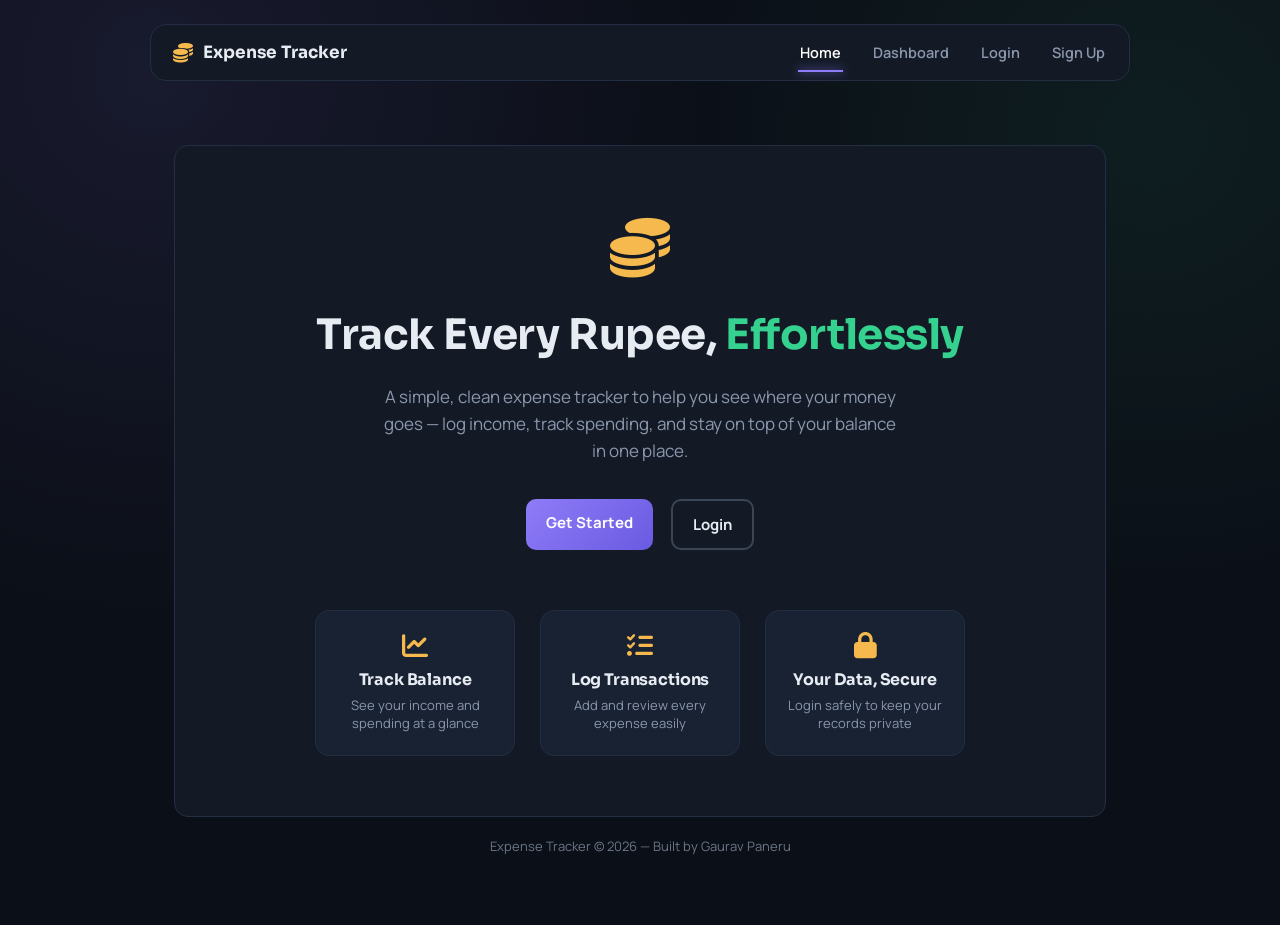
<file: index.html>
<!DOCTYPE html>
<html lang="en">
<head>
<meta charset="UTF-8">
<meta name="viewport" content="width=device-width, initial-scale=1.0">
<title>Expense Tracker | Home</title>
<link rel="stylesheet" href="https://cdnjs.cloudflare.com/ajax/libs/font-awesome/6.6.0/css/all.min.css" integrity="sha512-Kc323vGBEqzTmouAECnVceyQqyqdsSiqLQISBL29aUW4U/M7pSPA/gEUZQqv1cwx4OnYxTxve5UMg5GT6L4JJg==" crossorigin="anonymous" referrerpolicy="no-referrer" />
<link rel="preconnect" href="https://fonts.googleapis.com">
<link href="https://fonts.googleapis.com/css2?family=Manrope:wght@400;500;600;700;800&family=Sora:wght@600;700;800&display=swap" rel="stylesheet">
<link rel="stylesheet" href="css/base.css">
<link rel="stylesheet" href="css/home.css">
</head>
<body>

<div class="navbar">
  <div class="brand"><i class="fas fa-coins"></i> Expense Tracker</div>
  <div class="nav-links">
    <a href="index.html" class="active">Home</a>
    <a href="dashboard.html">Dashboard</a>
    <a href="login.html">Login</a>
    <a href="signup.html">Sign Up</a>
  </div>
</div>

<div class="wrap">
  <div class="hero">
    <div class="logo-icon"><i class="fas fa-coins"></i></div>
    <h1>Track Every Rupee, <span>Effortlessly</span></h1>
    <p>A simple, clean expense tracker to help you see where your money goes — log income, track spending, and stay on top of your balance in one place.</p>

    <div class="cta-buttons">
      <a href="signup.html" class="btn-primary">Get Started</a>
      <a href="login.html" class="btn-secondary">Login</a>
    </div>

    <div class="features">
      <div class="feature-card">
        <i class="fa-solid fa-chart-line"></i>
        <h4>Track Balance</h4>
        <p>See your income and spending at a glance</p>
      </div>
      <div class="feature-card">
        <i class="fa-solid fa-list-check"></i>
        <h4>Log Transactions</h4>
        <p>Add and review every expense easily</p>
      </div>
      <div class="feature-card">
        <i class="fa-solid fa-lock"></i>
        <h4>Your Data, Secure</h4>
        <p>Login safely to keep your records private</p>
      </div>
    </div>
  </div>

  <div class="footer">Expense Tracker &copy; 2026 — Built by Gaurav Paneru</div>
</div>

</body>
</html>
</file>
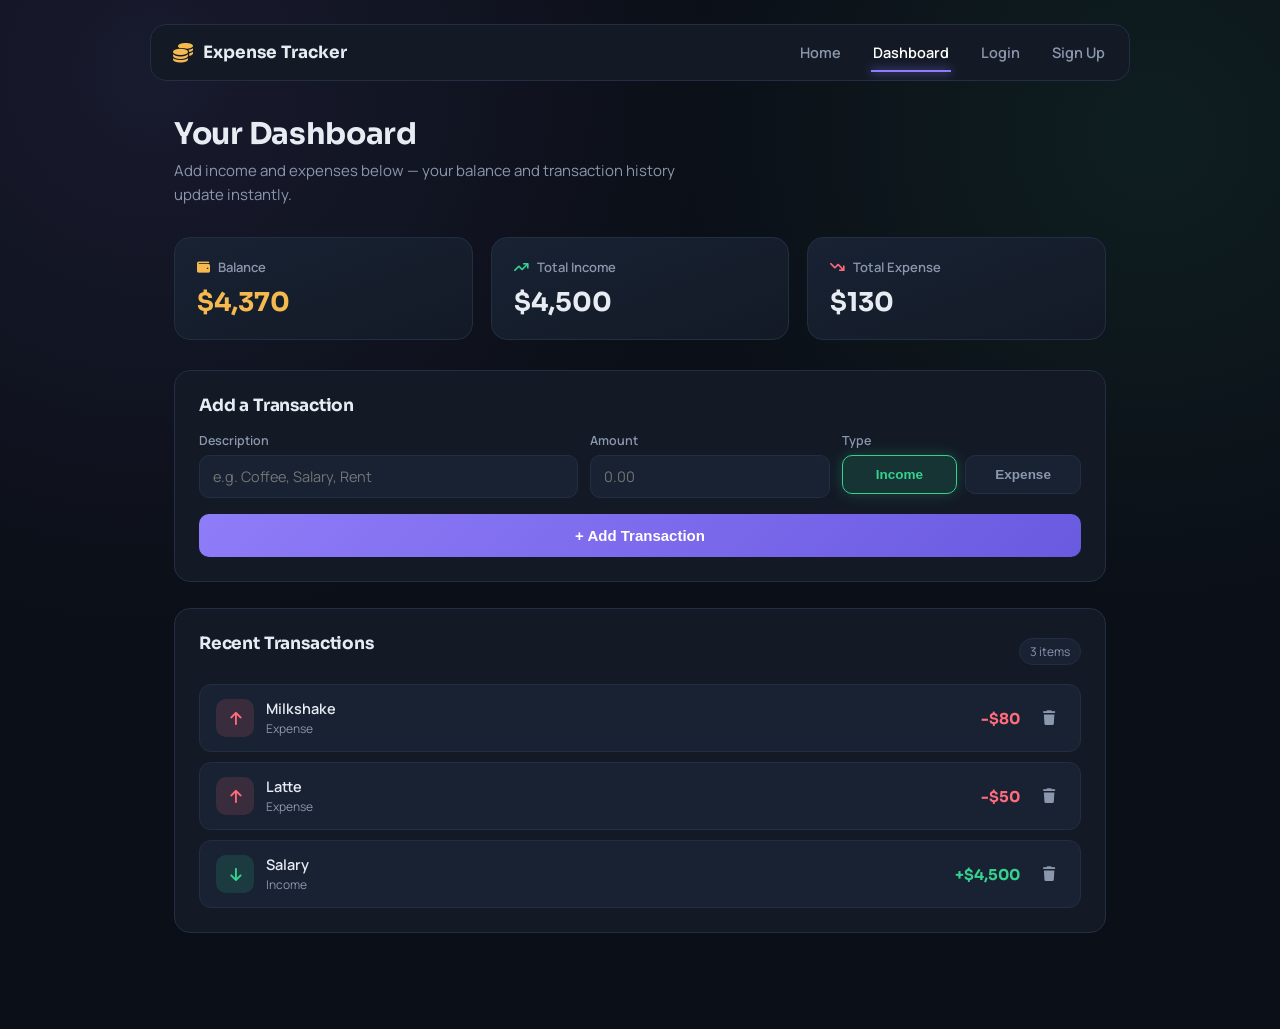
<file: dashboard.html>
<!DOCTYPE html>
<html lang="en">
<head>
<meta charset="UTF-8">
<meta name="viewport" content="width=device-width, initial-scale=1.0">
<title>Expense Tracker | Dashboard</title>
<link rel="stylesheet" href="https://cdnjs.cloudflare.com/ajax/libs/font-awesome/6.6.0/css/all.min.css" integrity="sha512-Kc323vGBEqzTmouAECnVceyQqyqdsSiqLQISBL29aUW4U/M7pSPA/gEUZQqv1cwx4OnYxTxve5UMg5GT6L4JJg==" crossorigin="anonymous" referrerpolicy="no-referrer" />
<link rel="preconnect" href="https://fonts.googleapis.com">
<link href="https://fonts.googleapis.com/css2?family=Manrope:wght@400;500;600;700;800&family=Sora:wght@600;700;800&display=swap" rel="stylesheet">
<link rel="stylesheet" href="css/base.css">
<link rel="stylesheet" href="css/dashboard.css">
</head>
<body>

<div class="navbar">
  <div class="brand"><i class="fas fa-coins"></i> Expense Tracker</div>
  <div class="nav-links">
    <a href="index.html">Home</a>
    <a href="dashboard.html" class="active">Dashboard</a>
    <a href="login.html">Login</a>
    <a href="signup.html">Sign Up</a>
  </div>
</div>

<div class="wrap">

  <div class="hero-text">
    <h1>Your Dashboard</h1>
    <p>Add income and expenses below — your balance and transaction history update instantly.</p>
  </div>

  <div class="stats">
    <div class="stat-card balance">
      <div class="stat-label"><i class="fa-solid fa-wallet"></i> Balance</div>
      <div class="stat-amount" id="balanceAmount">$0</div>
    </div>
    <div class="stat-card income">
      <div class="stat-label"><i class="fa-solid fa-arrow-trend-up"></i> Total Income</div>
      <div class="stat-amount" id="incomeAmount">$0</div>
    </div>
    <div class="stat-card expense">
      <div class="stat-label"><i class="fa-solid fa-arrow-trend-down"></i> Total Expense</div>
      <div class="stat-amount" id="expenseAmount">$0</div>
    </div>
  </div>

  <div class="panel">
    <h3>Add a Transaction</h3>
    <div class="form-row">
      <div class="field" style="flex:2 1 220px;">
        <label>Description</label>
        <input type="text" id="txDesc" placeholder="e.g. Coffee, Salary, Rent">
      </div>
      <div class="field">
        <label>Amount</label>
        <input type="number" id="txAmount" placeholder="0.00" min="0" step="0.01">
      </div>
      <div class="field">
        <label>Type</label>
        <div class="type-toggle">
          <button class="type-btn active" data-type="income" type="button">Income</button>
          <button class="type-btn" data-type="expense" type="button">Expense</button>
        </div>
      </div>
    </div>
    <button class="btn add-btn" id="addBtn">+ Add Transaction</button>
    <div class="error-msg" id="errorMsg">Please enter a description and a valid amount.</div>
  </div>

  <div class="panel">
    <div class="list-head">
      <h3>Recent Transactions</h3>
      <span class="count-pill" id="countPill">0 items</span>
    </div>
    <ul class="tx-list" id="txList"></ul>
    <div class="empty-state" id="emptyState">
      <i class="fa-solid fa-receipt"></i>
      No transactions yet — add your first one above.
    </div>
  </div>

</div>

<script src="js/dashboard.js"></script>
</body>
</html>
</file>
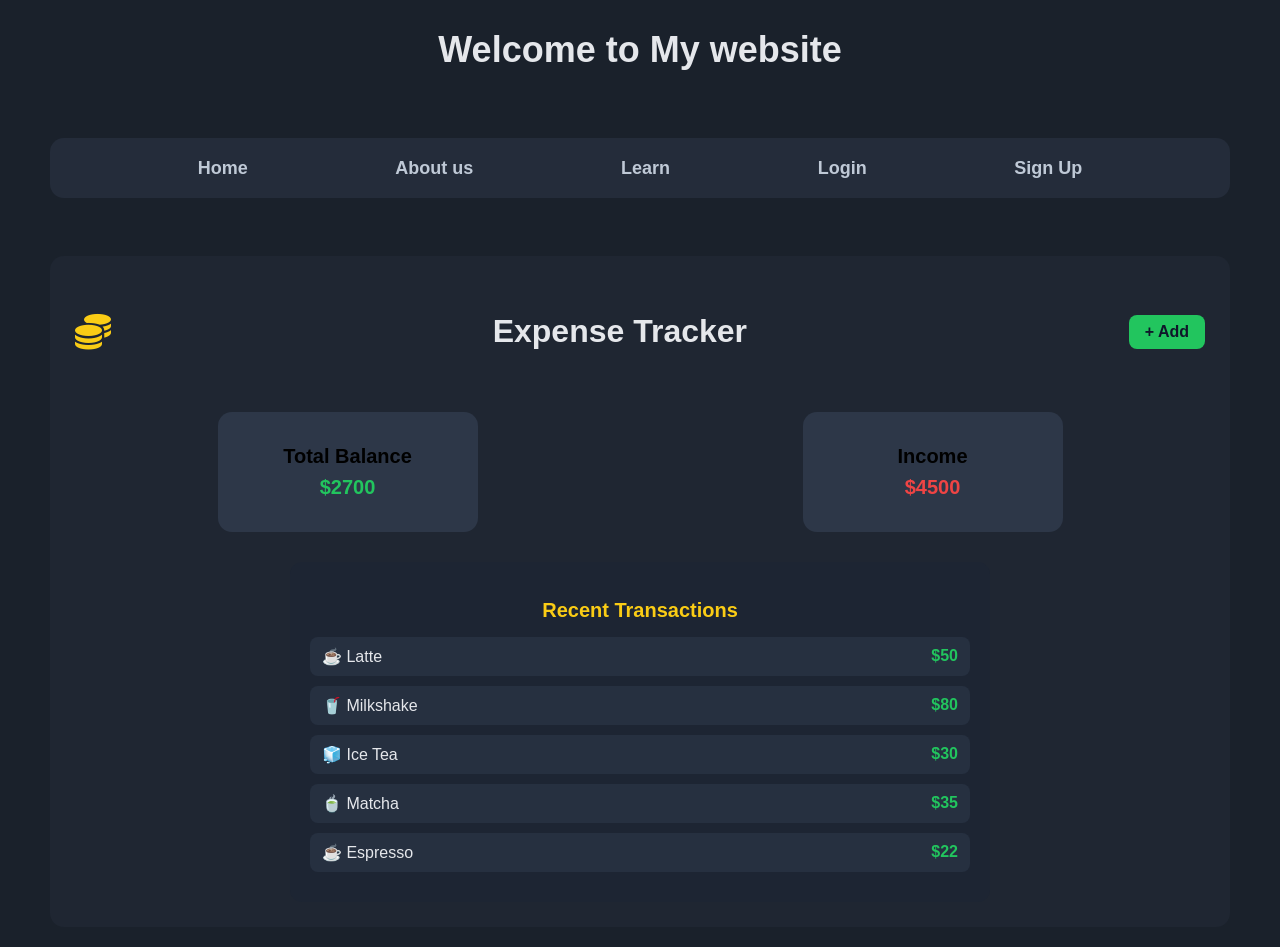
<file: expense.html>
<!DOCTYPE html>
<html lang="en">
<head>
    <meta charset="UTF-8">
    <meta name="viewport" content="width=device-width, initial-scale=1.0">
    <title>Expense Tracker Correction</title>
    <link rel="stylesheet" href="https://cdnjs.cloudflare.com/ajax/libs/font-awesome/6.6.0/css/all.min.css" integrity="sha512-Kc323vGBEqzTmouAECnVceyQqyqdsSiqLQISBL29aUW4U/M7pSPA/gEUZQqv1cwx4OnYxTxve5UMg5GT6L4JJg==" crossorigin="anonymous" referrerpolicy="no-referrer" />
    <link rel="stylesheet" href="expense.css">
</head>
<body>

<!-- TO ARRANGE THE BACKGROUND IMAGE -->
<div class="page">

    <!-- HOME PAGE -->
<div class="outer">   <!-- WHOLE OUTER CONTAINER -->

    <div class="header"><h3>Welcome to My website</h3></div>

</br>

    <!-- NAVIGATION BAR -->
    <div class="navbar">
        <a href="expense.html">Home</a>
        <a href="">About us</a>
        <a href="">Learn</a>
        <a href="login.html">Login</a>
        <a href="signup.html">Sign Up</a>
    </div>

</br>



<!-- MAIN DIV, CONTENT GOES HERE -->
 <header class="main">

  <!-- TOP BAR -->
  <div class="top-bar">
      <div class="logo"><i class="fas fa-coins"></i></div>
      <h3>Expense Tracker</h3>
      <div class="btn">+ Add</div>
  </div>

    <div class="balance">
            <div class="totalBalance">
                <p>Total Balance</p>
                <p> $2700 </p></div> 

            <div class="income">
                <p>Income</p>
                <p> $4500 </p>  
                
                
                
    </div>
    
     </div> 
    

      <!-- Transaction Section -->
      <div class="transactions-box">
    <h2>Recent Transactions</h2>

    <ul class="transaction-list">
        <li>
            <span>☕ Latte</span>
            <span class="amount">$50</span>
        </li>
        <li>
            <span>🥤 Milkshake</span>
            <span class="amount">$80</span>
        </li>
        <li>
            <span>🧊 Ice Tea</span>
            <span class="amount">$30</span>
        </li>
        <li>
            <span>🍵 Matcha</span>
            <span class="amount">$35</span>
        </li>
        <li>
            <span>☕ Espresso</span>
            <span class="amount">$22</span>
        </li>
    </ul>
</div>

 </header>




</div>
</div>
</div>

</header> 

</body>

</html>
</file>
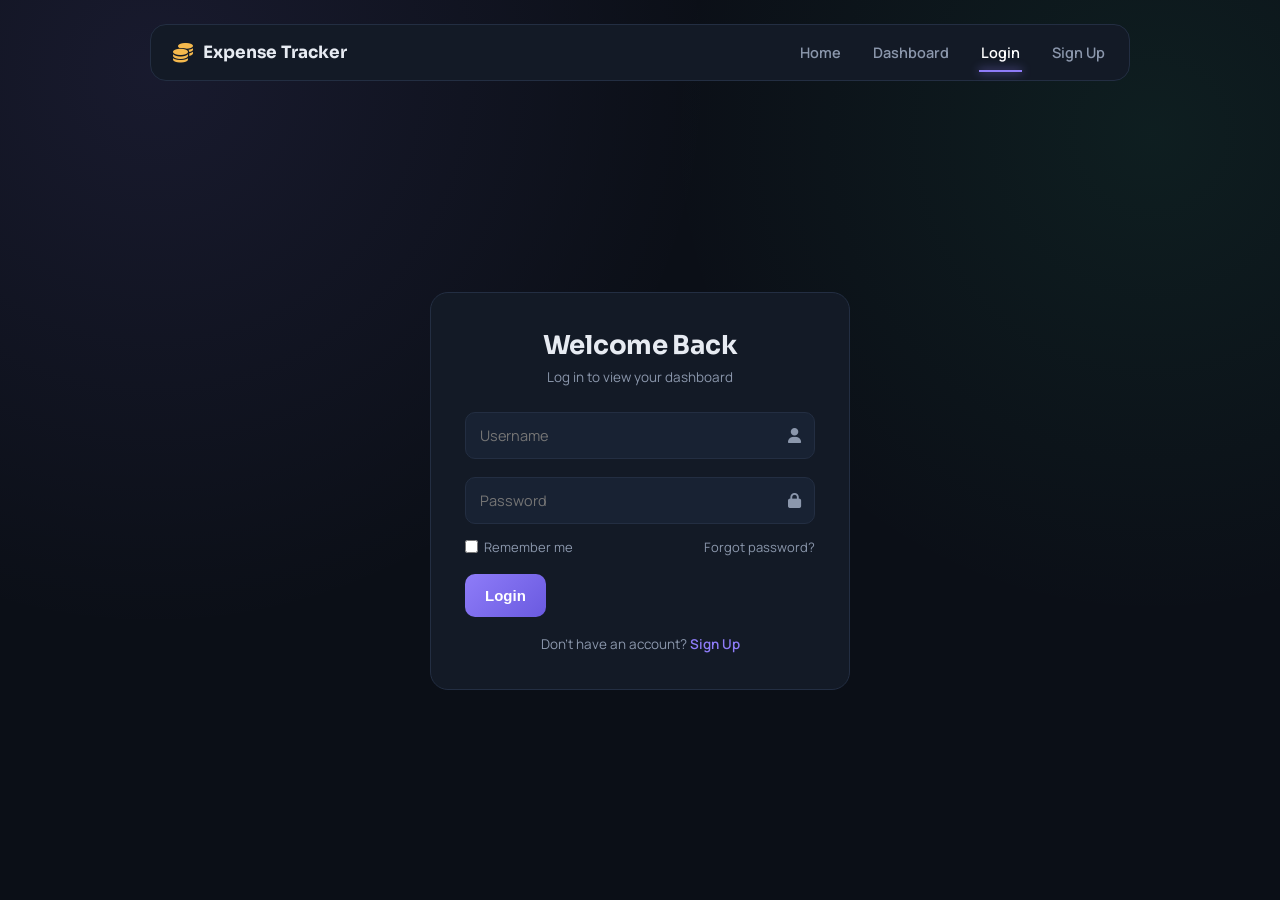
<file: login.html>
<!DOCTYPE html>
<html lang="en">
<head>
<meta charset="UTF-8">
<meta name="viewport" content="width=device-width, initial-scale=1.0">
<title>Login | Expense Tracker</title>
<link rel="stylesheet" href="https://cdnjs.cloudflare.com/ajax/libs/font-awesome/6.6.0/css/all.min.css" integrity="sha512-Kc323vGBEqzTmouAECnVceyQqyqdsSiqLQISBL29aUW4U/M7pSPA/gEUZQqv1cwx4OnYxTxve5UMg5GT6L4JJg==" crossorigin="anonymous" referrerpolicy="no-referrer" />
<link rel="preconnect" href="https://fonts.googleapis.com">
<link href="https://fonts.googleapis.com/css2?family=Manrope:wght@400;500;600;700;800&family=Sora:wght@600;700;800&display=swap" rel="stylesheet">
<link rel="stylesheet" href="css/base.css">
<link rel="stylesheet" href="css/auth.css">
</head>
<body>

<div class="navbar">
  <div class="brand"><i class="fas fa-coins"></i> Expense Tracker</div>
  <div class="nav-links">
    <a href="index.html">Home</a>
    <a href="dashboard.html">Dashboard</a>
    <a href="login.html" class="active">Login</a>
    <a href="signup.html">Sign Up</a>
  </div>
</div>

<div class="center">
  <div class="wrapper">
    <h1>Welcome Back</h1>
    <p class="sub">Log in to view your dashboard</p>

    <form id="loginForm" novalidate>
      <div class="input-box">
        <input type="text" id="username" placeholder="Username">
        <i class="fa-solid fa-user"></i>
      </div>
      <div class="field-error" id="userError">Please enter your username.</div>

      <div class="input-box">
        <input type="password" id="password" placeholder="Password">
        <i class="fa-solid fa-lock"></i>
      </div>
      <div class="field-error" id="passError">Password must be at least 6 characters.</div>

      <div class="remember-forget">
        <label><input type="checkbox" id="remember"> Remember me</label>
        <a href="#" id="forgotLink">Forgot password?</a>
      </div>

      <button type="submit" class="btn" id="loginBtn">Login</button>

      <div class="status-msg" id="statusMsg"></div>

      <div class="register-link">
        Don't have an account? <a href="signup.html">Sign Up</a>
      </div>
    </form>
  </div>
</div>

<script src="js/login.js"></script>
</body>
</html>
</file>
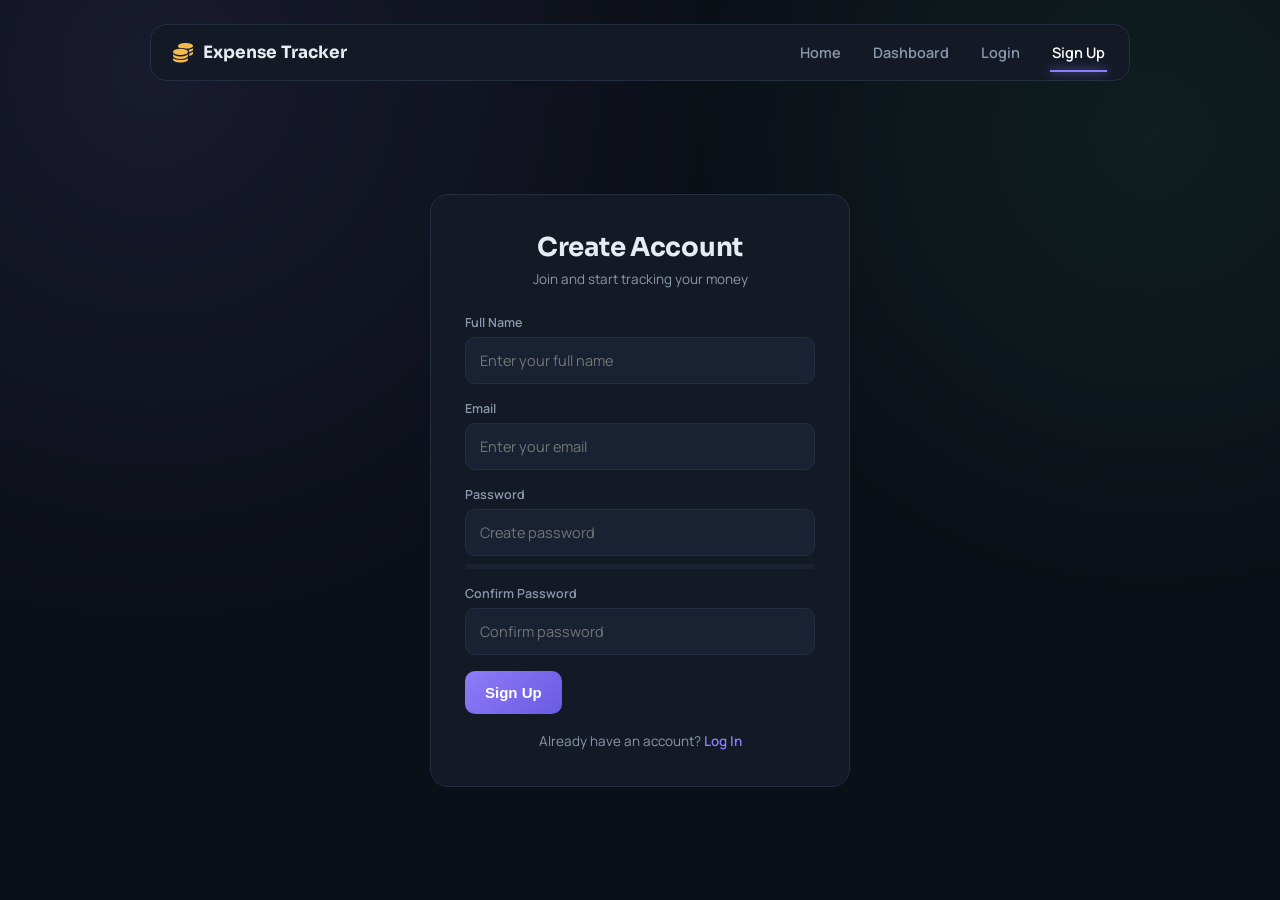
<file: signup.html>
<!DOCTYPE html>
<html lang="en">
<head>
<meta charset="UTF-8">
<meta name="viewport" content="width=device-width, initial-scale=1.0">
<title>Sign Up | Expense Tracker</title>
<link rel="stylesheet" href="https://cdnjs.cloudflare.com/ajax/libs/font-awesome/6.6.0/css/all.min.css" integrity="sha512-Kc323vGBEqzTmouAECnVceyQqyqdsSiqLQISBL29aUW4U/M7pSPA/gEUZQqv1cwx4OnYxTxve5UMg5GT6L4JJg==" crossorigin="anonymous" referrerpolicy="no-referrer" />
<link rel="preconnect" href="https://fonts.googleapis.com">
<link href="https://fonts.googleapis.com/css2?family=Manrope:wght@400;500;600;700;800&family=Sora:wght@600;700;800&display=swap" rel="stylesheet">
<link rel="stylesheet" href="css/base.css">
<link rel="stylesheet" href="css/auth.css">
</head>
<body>

<div class="navbar">
  <div class="brand"><i class="fas fa-coins"></i> Expense Tracker</div>
  <div class="nav-links">
    <a href="index.html">Home</a>
    <a href="dashboard.html">Dashboard</a>
    <a href="login.html">Login</a>
    <a href="signup.html" class="active">Sign Up</a>
  </div>
</div>

<div class="center">
  <div class="wrapper">
    <h1>Create Account</h1>
    <p class="sub">Join and start tracking your money</p>

    <form id="signupForm" novalidate>
      <div class="field">
        <label>Full Name</label>
        <input type="text" id="fullName" placeholder="Enter your full name">
        <div class="field-error" id="nameError">Please enter your full name.</div>
      </div>

      <div class="field">
        <label>Email</label>
        <input type="text" id="email" placeholder="Enter your email">
        <div class="field-error" id="emailError">Please enter a valid email address.</div>
      </div>

      <div class="field">
        <label>Password</label>
        <input type="password" id="pass1" placeholder="Create password">
        <div class="strength"><div class="strength-bar" id="strengthBar"></div></div>
        <div class="field-error" id="pass1Error">Password must be at least 6 characters.</div>
      </div>

      <div class="field">
        <label>Confirm Password</label>
        <input type="password" id="pass2" placeholder="Confirm password">
        <div class="field-error" id="pass2Error">Passwords don't match.</div>
      </div>

      <button type="submit" class="btn" id="signupBtn">Sign Up</button>

      <div class="status-msg" id="statusMsg"></div>

      <div class="login-text">
        Already have an account? <a href="login.html">Log In</a>
      </div>
    </form>
  </div>
</div>

<script src="js/signup.js"></script>
</body>
</html>
</file>
<file: css/base.css>
/* ============================
   BASE.CSS
   Shared variables, reset, fonts, and navbar
   Used by every page
============================ */

:root{
  --bg: #0B0F17;
  --panel: #131A26;
  --panel-2: #182233;
  --line: #232E42;
  --text: #E7EBF2;
  --muted: #8B97AC;
  --income: #35D18E;
  --income-soft: rgba(53,209,142,.14);
  --expense: #FF6B7A;
  --expense-soft: rgba(255,107,122,.14);
  --gold: #F5B94D;
  --violet: #8E7CF8;
}

*{ box-sizing:border-box; margin:0; padding:0; }

html,body{
  height:100%;
  background: var(--bg);
  color: var(--text);
  font-family:'Manrope', sans-serif;
}

body{
  min-height:100vh;
  background-image:
    radial-gradient(circle at 12% 8%, rgba(142,124,248,.10), transparent 40%),
    radial-gradient(circle at 90% 15%, rgba(53,209,142,.08), transparent 35%);
  display:flex;
  flex-direction:column;
}

h1,h2,h3,h4{ font-family:'Sora', sans-serif; letter-spacing:-0.01em; }

a{ color: inherit; }

.wrap{
  max-width: 980px;
  width:100%;
  margin: 0 auto;
  padding: 34px 24px 70px;
  flex:1;
}

/* ============================
   NAVBAR (shared across all pages)
============================ */
.navbar{
  max-width: 980px;
  width:100%;
  margin: 24px auto 0;
  display:flex;
  align-items:center;
  justify-content:space-between;
  background: var(--panel);
  border: 1px solid var(--line);
  border-radius: 16px;
  padding: 12px 22px;
}

.brand{
  display:flex;
  align-items:center;
  gap:10px;
  font-family:'Sora', sans-serif;
  font-weight:700;
  font-size: 17px;
}
.brand i{ color: var(--gold); font-size:20px; }

.nav-links{ display:flex; gap: 28px; }
.nav-links a{
  color: var(--muted);
  text-decoration:none;
  font-weight:600;
  font-size: 14.5px;
  position:relative;
  padding: 6px 2px;
  transition: color .25s ease, text-shadow .25s ease;
}
.nav-links a::after{
  content:"";
  position:absolute; left:0; bottom:-4px;
  width:0%; height:2px;
  background: var(--violet);
  box-shadow: 0 0 10px var(--violet);
  transition: width .25s ease;
}
.nav-links a:hover{ color:#fff; text-shadow: 0 0 12px rgba(142,124,248,.6); }
.nav-links a:hover::after{ width:100%; }
.nav-links a.active{ color:#fff; }
.nav-links a.active::after{ width:100%; }

/* ============================
   SHARED BUTTON STYLES
============================ */
.btn-primary, .btn-secondary, .btn{
  padding: 13px 20px;
  border-radius: 10px;
  font-size: 15px;
  font-weight: 700;
  text-decoration: none;
  cursor: pointer;
  transition: box-shadow .25s ease, transform .15s ease, opacity .2s ease;
  border: none;
  display:inline-block;
  text-align:center;
}

.btn-primary, .btn{
  background: linear-gradient(135deg, var(--violet), #6A5AE0);
  color: #fff;
}
.btn-primary:hover, .btn:hover{
  box-shadow: 0 0 24px rgba(142,124,248,.55);
  transform: translateY(-1px);
}
.btn:disabled{ opacity:.6; cursor:not-allowed; transform:none; box-shadow:none; }

.btn-secondary{
  background: transparent;
  color: var(--text);
  border: 2px solid #3A4556;
}
.btn-secondary:hover{
  border-color: var(--income);
  color: var(--income);
  transform: translateY(-2px);
}

@media (max-width: 680px){
  .navbar{ flex-direction:column; gap:12px; }
  .nav-links{ gap:18px; flex-wrap:wrap; justify-content:center; }
}
</file>
<file: css/home.css>
/* ============================
   HOME.CSS
   Styles specific to index.html (hero + features)
============================ */

.hero{
  width: 100%;
  flex: 1;
  background: var(--panel);
  border: 1px solid var(--line);
  border-radius: 14px;
  padding: 60px 40px;
  display: flex;
  flex-direction: column;
  align-items: center;
  justify-content: center;
  text-align: center;
  gap: 20px;
  margin-top: 30px;
}

.hero .logo-icon{ font-size: 60px; color: var(--gold); }

.hero h1{
  font-size: 42px;
  color: var(--text);
  max-width: 700px;
  line-height: 1.3;
}
.hero h1 span{ color: var(--income); }

.hero p{
  font-size: 17px;
  color: var(--muted);
  max-width: 520px;
  line-height: 1.6;
}

.cta-buttons{
  display:flex;
  gap: 18px;
  margin-top: 15px;
  flex-wrap: wrap;
  justify-content: center;
}

.features{
  display:flex;
  gap: 25px;
  margin-top: 40px;
  flex-wrap: wrap;
  justify-content: center;
}

.feature-card{
  width: 200px;
  background: var(--panel-2);
  border: 1px solid var(--line);
  border-radius: 14px;
  padding: 22px;
  text-align: center;
  transition: transform .25s ease, border-color .25s ease;
}
.feature-card:hover{ transform: translateY(-4px); border-color: var(--violet); }

.feature-card i{ font-size: 26px; color: var(--gold); margin-bottom: 10px; }
.feature-card h4{ color: var(--text); font-size: 16px; margin-bottom: 6px; }
.feature-card p{ color: var(--muted); font-size: 13px; line-height: 1.4; }

.footer{
  text-align: center;
  color: #6B7686;
  font-size: 13px;
  padding: 20px 0 0;
}

@media (max-width: 600px){
  .hero h1{ font-size: 30px; }
}
</file>
<file: css/dashboard.css>
/* ============================
   DASHBOARD.CSS
   Styles specific to dashboard.html
============================ */

.hero-text{ margin-bottom: 30px; }
.hero-text h1{ font-size: 30px; font-weight: 700; margin-bottom: 6px; }
.hero-text p{ color: var(--muted); font-size: 15px; line-height:1.6; max-width: 520px; }

/* STAT CARDS */
.stats{
  display:grid;
  grid-template-columns: repeat(3, 1fr);
  gap: 18px;
  margin-bottom: 30px;
}
.stat-card{
  background: linear-gradient(160deg, var(--panel-2), var(--panel));
  border: 1px solid var(--line);
  border-radius: 16px;
  padding: 20px 22px;
  transition: transform .25s ease, box-shadow .25s ease, border-color .25s ease;
}
.stat-card:hover{ transform: translateY(-4px); }
.stat-card.balance:hover{ border-color: var(--gold); box-shadow: 0 10px 30px -8px rgba(245,185,77,.35); }
.stat-card.income:hover{ border-color: var(--income); box-shadow: 0 10px 30px -8px rgba(53,209,142,.35); }
.stat-card.expense:hover{ border-color: var(--expense); box-shadow: 0 10px 30px -8px rgba(255,107,122,.35); }

.stat-label{ display:flex; align-items:center; gap:8px; color: var(--muted); font-size: 13px; font-weight:600; margin-bottom: 10px; }
.stat-card.balance .stat-label i{ color: var(--gold); }
.stat-card.income .stat-label i{ color: var(--income); }
.stat-card.expense .stat-label i{ color: var(--expense); }
.stat-amount{ font-family:'Sora', sans-serif; font-size: 26px; font-weight: 700; }

/* ADD TRANSACTION PANEL */
.panel{
  background: var(--panel);
  border: 1px solid var(--line);
  border-radius: 16px;
  padding: 24px;
  margin-bottom: 26px;
}
.panel h3{ font-size: 17px; margin-bottom: 16px; }

.form-row{ display:flex; gap: 12px; flex-wrap: wrap; }

.field{ flex: 1 1 160px; display:flex; flex-direction:column; gap:6px; }
.field label{ font-size:12.5px; color: var(--muted); font-weight:600; }
.field input{
  background: var(--panel-2);
  border: 1px solid var(--line);
  border-radius: 10px;
  padding: 11px 13px;
  color: var(--text);
  font-size: 14.5px;
  font-family:'Manrope',sans-serif;
  outline:none;
  transition: border-color .2s ease, box-shadow .2s ease;
}
.field input:focus{ border-color: var(--violet); box-shadow: 0 0 0 3px rgba(142,124,248,.18); }

.type-toggle{ display:flex; gap:8px; }
.type-btn{
  flex:1;
  padding: 11px;
  border-radius: 10px;
  border: 1px solid var(--line);
  background: var(--panel-2);
  color: var(--muted);
  font-weight:700;
  font-size: 13.5px;
  cursor:pointer;
  transition: all .2s ease;
}
.type-btn[data-type="income"].active{
  background: var(--income-soft); border-color: var(--income); color: var(--income);
  box-shadow: 0 0 14px rgba(53,209,142,.25);
}
.type-btn[data-type="expense"].active{
  background: var(--expense-soft); border-color: var(--expense); color: var(--expense);
  box-shadow: 0 0 14px rgba(255,107,122,.25);
}

.add-btn{ margin-top: 16px; width: 100%; }

.error-msg{ color: var(--expense); font-size: 13px; margin-top: 10px; display:none; }

/* TRANSACTIONS LIST */
.list-head{ display:flex; justify-content:space-between; align-items:center; margin-bottom: 14px; }
.list-head h3{ font-size:17px; }
.count-pill{
  font-size: 12px; color: var(--muted); background: var(--panel-2);
  border:1px solid var(--line); padding: 4px 10px; border-radius: 999px;
}

.tx-list{ list-style:none; display:flex; flex-direction:column; gap:10px; }

.tx-item{
  display:flex; align-items:center; justify-content:space-between;
  background: var(--panel-2); border: 1px solid var(--line); border-radius: 12px;
  padding: 14px 16px;
  transition: transform .2s ease, border-color .2s ease;
}
.tx-item:hover{ transform: translateX(3px); border-color: #33415A; }

.tx-left{ display:flex; align-items:center; gap:12px; }
.tx-icon{ width: 38px; height:38px; border-radius: 10px; display:flex; align-items:center; justify-content:center; font-size: 15px; }
.tx-item.income .tx-icon{ background: var(--income-soft); color: var(--income); }
.tx-item.expense .tx-icon{ background: var(--expense-soft); color: var(--expense); }

.tx-name{ font-weight:600; font-size: 14.5px; }
.tx-date{ font-size: 12px; color: var(--muted); margin-top:2px; }

.tx-right{ display:flex; align-items:center; gap:14px; }
.tx-amount{ font-family:'Sora',sans-serif; font-weight:700; font-size: 15px; }
.tx-item.income .tx-amount{ color: var(--income); }
.tx-item.expense .tx-amount{ color: var(--expense); }

.del-btn{
  background: transparent; border: none; color: var(--muted);
  font-size: 14px; cursor: pointer; width: 30px; height:30px; border-radius: 8px;
  transition: all .2s ease;
}
.del-btn:hover{ color: var(--expense); background: var(--expense-soft); box-shadow: 0 0 12px rgba(255,107,122,.3); }

.empty-state{ text-align:center; padding: 40px 20px; color: var(--muted); font-size: 14px; }
.empty-state i{ font-size: 26px; margin-bottom: 10px; display:block; color:#3A4560; }

@media (max-width: 680px){
  .stats{ grid-template-columns: 1fr; }
}
</file>
<file: expense.css>
* {
  box-sizing: border-box;
  font-family: "Segoe UI", sans-serif;
}

html, body {
  margin: 0;
  padding: 0;
  width: 100%;
  min-height: 100vh;
  background: #253237;
}

/* OUTER WRAPPER */
.outer {
  width: 100%;
  min-height: 100vh;
  background: #1A212B;
  padding: 20px 50px;
  display: flex;
  flex-direction: column;
  gap: 20px;
}

/* HEADER */
.header {
  height: 60px;
  display: flex;
  justify-content: center;
  align-items: center;
}
.header h3 {
  font-size: 36px;
  color: #E5E7EB;
}

/* NAVBAR */
.navbar {
  width: 100%;
  height: 60px;
  background: #242C3A;
  border-radius: 14px;
  display: flex;
  justify-content: space-evenly;
  align-items: center;
}
.navbar a {
  color: #BFC9D6;
  font-size: 18px;
  text-decoration: none;
  font-weight: 600;
}
.navbar a:hover {
  color: #22C55E;
}

/* MAIN CONTENT */
.main {
  width: 100%;
  background: #1F2632;
  border-radius: 14px;
  padding: 25px;
  display: flex;
  flex-direction: column;
  gap: 30px;
}

/* TOP BAR */
.top-bar {
  display: flex;
  justify-content: space-between;
  align-items: center;
}
.logo i {
  font-size: 36px;
  color: #FACC15;
}
.main h3 {
  font-size: 32px;
  color: #E5E7EB;
}
.btn {
  background: #22C55E;
  color: #0f172a;
  padding: 8px 16px;
  border-radius: 8px;
  font-size: 16px;
  cursor: pointer;
  font-weight: 600;
}
.btn:hover {
  background: #16a34a;
}

/* BALANCE CARDS */
.balance {
  display: flex;
  justify-content: space-around;
  gap: 40px;
}
.totalBalance,
.income {
  width: 260px;
  height: 120px;
  background: #2D3748;
  border-radius: 14px;
  display: flex;
  flex-direction: column;
  justify-content: center;
  align-items: center;
}
.totalBalance p,
.income p {
  margin: 4px 0;
  font-size: 20px;
  font-weight: 600;
}
.totalBalance p:last-child {
  color: #22C55E;
}
.income p:last-child {
  color: #EF4444;
}

/* TRANSACTIONS */
.transactions-box {
  width: 100%;
  max-width: 700px;
  background: #1D2533;
  border-radius: 12px;
  padding: 20px;
  margin: 0 auto;
}
.transactions-box h2 {
  text-align: center;
  color: #FACC15;
  margin-bottom: 15px;
  font-size: 20px;
}
.transaction-list {
  list-style: none;
  padding: 0;
  margin: 0;
}
.transaction-list li {
  display: flex;
  justify-content: space-between;
  background: #263040;
  padding: 10px 12px;
  border-radius: 8px;
  color: #E5E7EB;
  margin-bottom: 10px;
  font-size: 16px;
}
.transaction-list li:hover {
  background: #2F3B52;
}
.amount {
  color: #22C55E;
  font-weight: bold;
}
</file>
<file: css/auth.css>
/* ============================
   AUTH.CSS
   Shared styles for login.html and signup.html
============================ */

.center{
  flex:1;
  display:flex;
  align-items:center;
  justify-content:center;
  padding: 40px 20px;
}

.wrapper{
  width: 100%;
  max-width: 420px;
  background: var(--panel);
  border: 1px solid var(--line);
  border-radius: 18px;
  padding: 36px 34px;
}

.wrapper h1{ font-size: 26px; text-align:center; margin-bottom: 6px; }
.wrapper .sub{ text-align:center; color: var(--muted); font-size: 13.5px; margin-bottom: 26px; }

.field{ margin-bottom: 16px; }
.field label{ display:block; font-size:12.5px; color: var(--muted); font-weight:600; margin-bottom:6px; }

.input-box{ position:relative; margin-bottom: 18px; }
.input-box input, .field input{
  width:100%;
  background: var(--panel-2);
  border: 1px solid var(--line);
  border-radius: 10px;
  padding: 13px 14px;
  color: var(--text);
  font-size: 14.5px;
  font-family:'Manrope',sans-serif;
  outline:none;
  transition: border-color .2s ease, box-shadow .2s ease;
}
.input-box input{ padding-right: 42px; }
.input-box input:focus, .field input:focus{
  border-color: var(--violet);
  box-shadow: 0 0 0 3px rgba(142,124,248,.18);
}
.input-box i{
  position:absolute; right:14px; top:50%; transform:translateY(-50%);
  color: var(--muted); font-size:15px;
}

.field-error{ color: var(--expense); font-size:12.5px; margin: 6px 0 0 2px; display:none; }

.strength{ height: 5px; border-radius: 3px; background: var(--panel-2); margin-top: 8px; overflow:hidden; }
.strength-bar{ height:100%; width:0%; background: var(--expense); transition: width .25s ease, background .25s ease; }

.remember-forget{
  display:flex; justify-content:space-between; align-items:center;
  font-size: 13px; color: var(--muted); margin: -4px 0 18px;
}
.remember-forget label{ display:flex; align-items:center; gap:6px; }
.remember-forget a{ color: var(--muted); text-decoration:none; }
.remember-forget a:hover{ color: var(--violet); }

.register-link, .login-text{
  font-size:13.5px; text-align:center; margin-top:18px; color: var(--muted);
}
.register-link a, .login-text a{ color: var(--violet); text-decoration:none; font-weight:600; }
.register-link a:hover, .login-text a:hover{ text-decoration:underline; }

.status-msg{
  margin-top: 16px;
  text-align:center;
  font-size: 13.5px;
  padding: 10px;
  border-radius: 10px;
  display:none;
}
.status-msg.success{ display:block; background: rgba(53,209,142,.12); color: var(--income); border:1px solid rgba(53,209,142,.3); }
.status-msg.error{ display:block; background: rgba(255,107,122,.12); color: var(--expense); border:1px solid rgba(255,107,122,.3); }
</file>
